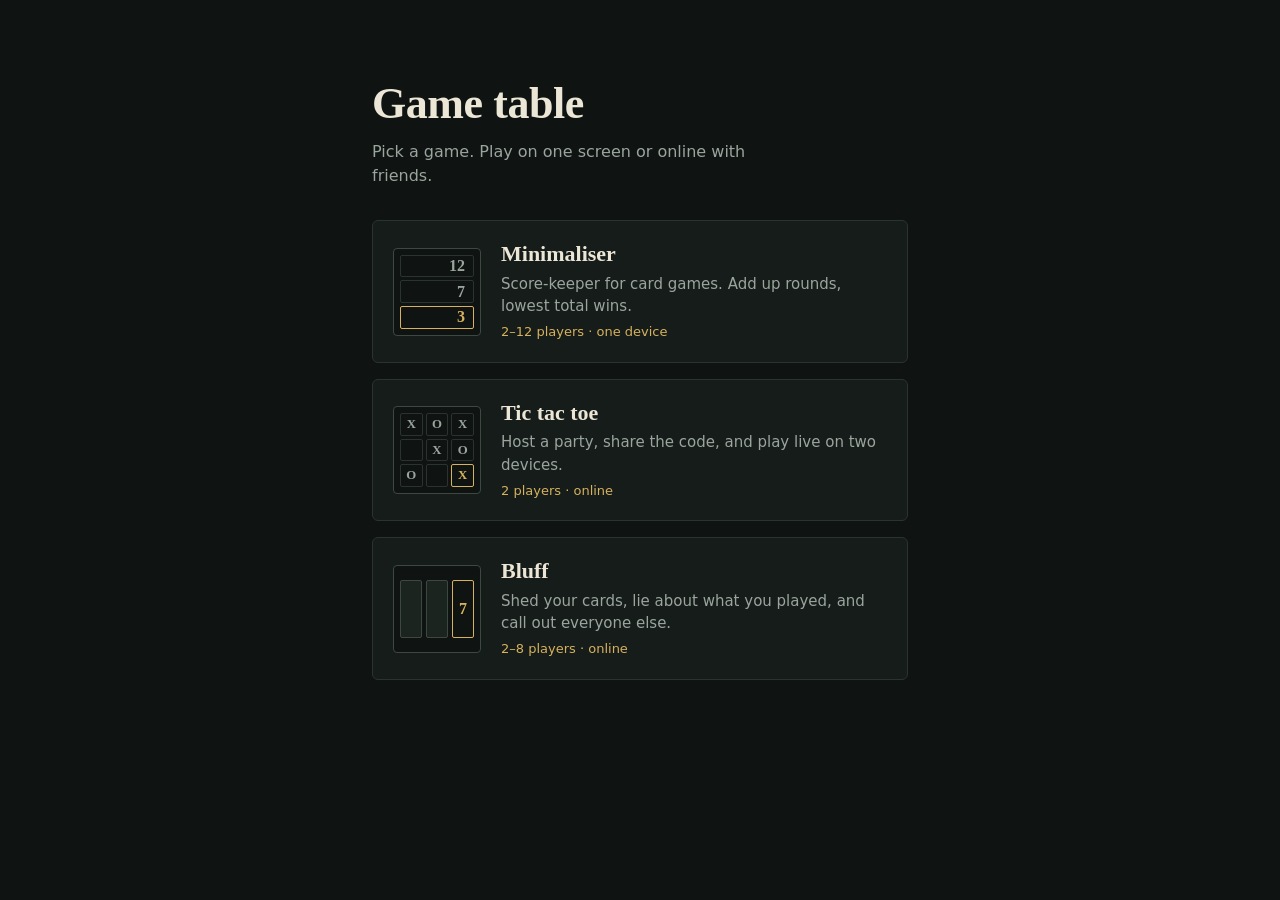
<file: index.html>
<!DOCTYPE html>
<html lang="en">
<head>
    <meta charset="UTF-8">
    <meta name="viewport" content="width=device-width, initial-scale=1.0">
    <meta name="theme-color" content="#0f1311">
    <title>Game Table</title>
    <link rel="stylesheet" href="style.css">
    <link rel="stylesheet" href="home.css">
</head>
<body>
<main class="app">
    <header class="home-head">
        <h1>Game table</h1>
        <p class="lede">Pick a game. Play on one screen or online with friends.</p>
    </header>

    <nav class="games" aria-label="Games">
        <a class="game-card" href="minimaliser.html">
            <span class="game-art" aria-hidden="true">
                <span>12</span><span>7</span><span class="lead">3</span>
            </span>
            <span class="game-body">
                <span class="game-title">Minimaliser</span>
                <span class="game-text">Score-keeper for card games. Add up rounds, lowest total wins.</span>
                <span class="game-meta">2&ndash;12 players &middot; one device</span>
            </span>
        </a>

        <a class="game-card" href="tictactoe.html">
            <span class="game-art ttt" aria-hidden="true">
                <span>X</span><span>O</span><span>X</span>
                <span></span><span>X</span><span>O</span>
                <span>O</span><span></span><span class="lead">X</span>
            </span>
            <span class="game-body">
                <span class="game-title">Tic tac toe</span>
                <span class="game-text">Host a party, share the code, and play live on two devices.</span>
                <span class="game-meta">2 players &middot; online</span>
            </span>
        </a>

        <a class="game-card" href="bluff.html">
            <span class="game-art bl" aria-hidden="true">
                <span class="back"></span><span class="back"></span><span class="lead">7</span>
            </span>
            <span class="game-body">
                <span class="game-title">Bluff</span>
                <span class="game-text">Shed your cards, lie about what you played, and call out everyone else.</span>
                <span class="game-meta">2&ndash;8 players &middot; online</span>
            </span>
        </a>
    </nav>
</main>
</body>
</html>
</file>
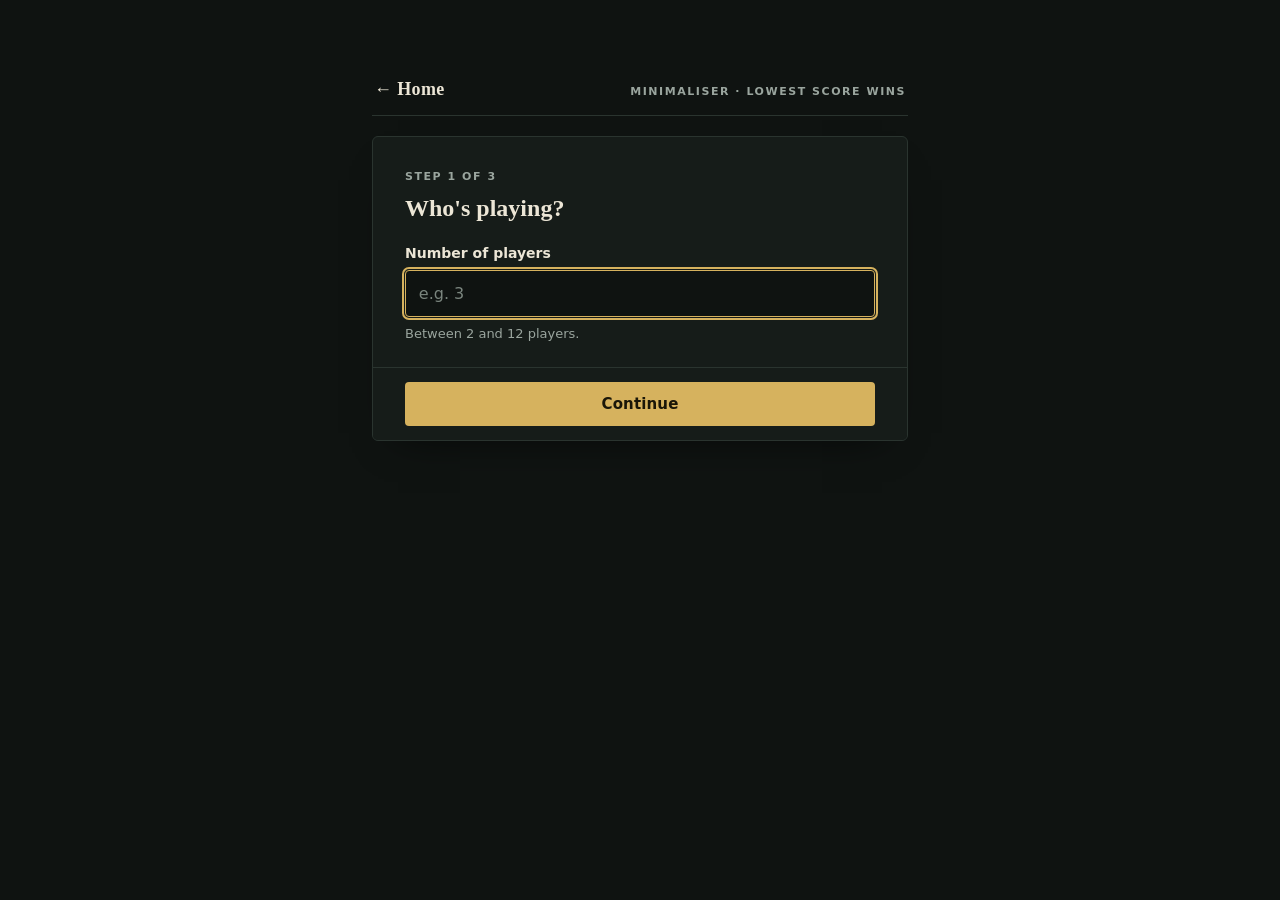
<file: minimaliser.html>
<!DOCTYPE html>
<html lang="en">
<head>
    <meta charset="UTF-8">
    <meta name="viewport" content="width=device-width, initial-scale=1.0">
    <meta name="theme-color" content="#0f1311">
    <title>Minimaliser Game</title>
    <link rel="stylesheet" href="style.css">
</head>
<body>

<div class="app">

    <!-- START SCREEN (VISIBLE FIRST) -->
    <section id="startScreen" class="panel start">
        <p class="eyebrow">Scorekeeper</p>
        <h1>Minimaliser</h1>
        <p class="lede">Keep score round by round. The lowest total wins.</p>
        <button type="button" class="btn btn-primary" onclick="startApp()">Start game</button>
    </section>

    <!-- MAIN APP (HIDDEN INITIALLY) -->
    <div id="mainApp" hidden>

        <header class="topbar">
            <a class="wordmark" href="index.html" aria-label="Back to home">&larr; Home</a>
            <span class="topbar-note">Minimaliser &middot; lowest score wins</span>
        </header>

        <!-- STEP 1: PLAYER COUNT -->
        <section id="stepCount" class="panel step">
            <form id="playerCountForm" novalidate onsubmit="createPlayers(); return false;">
                <p class="eyebrow">Step 1 of 3</p>
                <h2 tabindex="-1">Who's playing?</h2>

                <div class="field">
                    <label for="numPlayers">Number of players</label>
                    <input type="number" id="numPlayers" min="2" max="12" step="1"
                           inputmode="numeric" placeholder="e.g. 3" autocomplete="off"
                           aria-required="true" aria-describedby="numPlayersHint numPlayersError">
                    <p class="hint" id="numPlayersHint">Between 2 and 12 players.</p>
                    <p class="error" id="numPlayersError" role="alert"></p>
                </div>

                <div class="actions">
                    <button type="submit" class="btn btn-primary">Continue</button>
                </div>
            </form>
        </section>

        <!-- STEP 2: PLAYER NAMES -->
        <section id="stepNames" class="panel step" hidden>
            <form id="playersForm" novalidate onsubmit="savePlayers(); return false;">
                <p class="eyebrow">Step 2 of 3</p>
                <h2 tabindex="-1">Name the players</h2>

                <div id="playersContainer" class="field-stack"></div>
                <p class="error" id="playersError" role="alert"></p>

                <div id="saveSection" class="actions">
                    <button type="button" class="btn btn-ghost" onclick="showStep('stepCount')">Back</button>
                    <button type="submit" class="btn btn-primary">Save players</button>
                </div>
            </form>
        </section>

        <!-- STEP 3: ROUNDS -->
        <section id="roundSection" class="panel step" hidden>
            <form id="roundForm" novalidate onsubmit="startGame(); return false;">
                <p class="eyebrow">Step 3 of 3</p>
                <h2 tabindex="-1">How many rounds?</h2>

                <div class="field">
                    <label for="numRounds">Number of rounds</label>
                    <input type="number" id="numRounds" min="1" max="50" step="1"
                           inputmode="numeric" placeholder="e.g. 5" autocomplete="off"
                           aria-required="true" aria-describedby="numRoundsHint numRoundsError">
                    <p class="hint" id="numRoundsHint">Between 1 and 50 rounds.</p>
                    <p class="error" id="numRoundsError" role="alert"></p>
                </div>

                <div class="actions">
                    <button type="button" class="btn btn-ghost" onclick="showStep('stepNames')">Back</button>
                    <button type="submit" class="btn btn-primary">Start game</button>
                </div>
            </form>
        </section>

        <!-- GAME: SCORE ENTRY, STANDINGS, FINAL RESULTS (rendered by script.js) -->
        <section id="gameContainer" class="panel step" hidden></section>

    </div>

</div>

<script src="script.js"></script>
<script>startApp();</script>

</body>
</html>
</file>
<file: style.css>
/* ==========================================================
   MINIMALISER
   Palette: ink-green dark, warm paper text, one brass accent.
   Type: serif for headings, system sans for UI and numerals.
   ========================================================== */

/* ================= TOKENS ================= */
:root {
    --bg: #0f1311;
    --surface: #161c19;
    --surface-2: #1c2420;
    --line: #2a342f;
    --line-strong: #3c4943;
    --text: #ece6d6;
    --muted: #9aa59e;
    --accent: #d6b25e;
    --accent-hover: #e0be72;
    --accent-ink: #1a1608;
    --danger: #e8806f;

    --radius: 6px;
    --radius-sm: 4px;

    --serif: "Iowan Old Style", "Palatino Linotype", Palatino, Georgia, serif;
    --sans: system-ui, -apple-system, "Segoe UI", Roboto, "Helvetica Neue", Arial, sans-serif;

    color-scheme: dark;
}

/* ================= RESET ================= */
*,
*::before,
*::after {
    box-sizing: border-box;
}

html {
    -webkit-text-size-adjust: 100%;
}

body {
    margin: 0;
    min-height: 100vh;
    background: var(--bg);
    color: var(--text);
    font: 16px/1.5 var(--sans);
    -webkit-font-smoothing: antialiased;
}

[hidden] {
    display: none !important;
}

h1, h2, h3, p, ul {
    margin: 0;
}

.sr-only {
    position: absolute;
    width: 1px;
    height: 1px;
    margin: -1px;
    padding: 0;
    overflow: hidden;
    clip: rect(0, 0, 0, 0);
    white-space: nowrap;
    border: 0;
}

/* ================= LAYOUT ================= */
.app {
    width: 100%;
    max-width: 36rem;
    margin: 0 auto;
    padding: clamp(1.5rem, 9vh, 5rem) 1.25rem 3rem;
}

.topbar {
    display: flex;
    justify-content: space-between;
    align-items: baseline;
    gap: 1rem;
    padding: 0 0.125rem 0.875rem;
    margin-bottom: 1.25rem;
    border-bottom: 1px solid var(--line);
}

.wordmark {
    font: 600 1.125rem/1 var(--serif);
    letter-spacing: 0.02em;
}

.topbar-note {
    font-size: 0.6875rem;
    font-weight: 600;
    letter-spacing: 0.14em;
    text-transform: uppercase;
    color: var(--muted);
}

/* ================= PANEL ================= */
.panel {
    --pad: clamp(1.25rem, 4vw, 2rem);
    background: var(--surface);
    border: 1px solid var(--line);
    border-radius: var(--radius);
    padding: var(--pad);
    box-shadow: 0 18px 40px -26px rgba(0, 0, 0, 0.8);
}

/* Plays each time a step is shown (display none -> block) */
.step {
    animation: enter 0.22s ease-out;
}

@keyframes enter {
    from { opacity: 0; transform: translateY(4px); }
    to   { opacity: 1; transform: none; }
}

/* ================= TYPE ================= */
.eyebrow {
    margin-bottom: 0.5rem;
    font-size: 0.6875rem;
    font-weight: 600;
    letter-spacing: 0.14em;
    text-transform: uppercase;
    color: var(--muted);
}

h1 {
    font: 600 clamp(2rem, 7vw, 2.75rem)/1.1 var(--serif);
    letter-spacing: -0.01em;
    margin-bottom: 0.75rem;
}

h2 {
    font: 600 1.5rem/1.25 var(--serif);
    margin-bottom: 1.25rem;
}

h2:focus {
    outline: none;
}

.lede {
    color: var(--muted);
    max-width: 26rem;
    margin-bottom: 1.75rem;
}

.start {
    padding-block: clamp(2rem, 7vw, 3rem);
}

.start .btn {
    min-width: 11rem;
}

/* ================= FORM FIELDS ================= */
.field-stack {
    display: grid;
    gap: 1rem;
}

.field label {
    display: block;
    margin-bottom: 0.4rem;
    font-size: 0.875rem;
    font-weight: 600;
}

input {
    display: block;
    width: 100%;
    min-height: 2.75rem;
    padding: 0.65rem 0.8rem;
    font: inherit;
    color: var(--text);
    background: var(--bg);
    border: 1px solid var(--line-strong);
    border-radius: var(--radius-sm);
    transition: border-color 0.15s;
}

input::placeholder {
    color: #7a857e;
}

input:hover {
    border-color: #52615a;
}

input:focus-visible {
    outline: 2px solid var(--accent);
    outline-offset: 1px;
    border-color: var(--accent);
}

input[aria-invalid="true"] {
    border-color: var(--danger);
}

input[type="number"] {
    -moz-appearance: textfield;
    font-variant-numeric: tabular-nums;
}

input[type="number"]::-webkit-outer-spin-button,
input[type="number"]::-webkit-inner-spin-button {
    -webkit-appearance: none;
    margin: 0;
}

.hint {
    margin-top: 0.4rem;
    font-size: 0.8125rem;
    color: var(--muted);
}

.error {
    margin-top: 0.5rem;
    font-size: 0.8125rem;
    color: var(--danger);
}

.error:empty {
    margin: 0;
}

/* ================= BUTTONS ================= */
.btn {
    min-height: 2.75rem;
    padding: 0 1.25rem;
    font: 600 0.9375rem/1 var(--sans);
    letter-spacing: 0.01em;
    border: 1px solid transparent;
    border-radius: var(--radius-sm);
    cursor: pointer;
    transition: background-color 0.15s, border-color 0.15s, transform 0.05s;
}

.btn:active {
    transform: translateY(1px);
}

.btn:focus-visible {
    outline: 2px solid var(--text);
    outline-offset: 2px;
}

.btn-primary {
    background: var(--accent);
    color: var(--accent-ink);
}

.btn-primary:hover {
    background: var(--accent-hover);
}

.btn-ghost {
    background: transparent;
    color: var(--text);
    border-color: var(--line-strong);
}

.btn-ghost:hover {
    border-color: var(--muted);
}

/* Footer bar of each panel; stays reachable on long forms */
.actions {
    position: sticky;
    bottom: 0;
    z-index: 1;
    display: flex;
    gap: 0.75rem;
    margin: 1.5rem calc(var(--pad) * -1) calc(var(--pad) * -1);
    padding: 0.875rem var(--pad);
    background: var(--surface);
    border-top: 1px solid var(--line);
    border-radius: 0 0 5px 5px;
}

.actions .btn-primary {
    flex: 1 1 auto;
}

.start .btn-primary {
    flex: none;
}

/* ================= PROGRESS ================= */
.progress {
    height: 2px;
    margin-bottom: 1.5rem;
    background: var(--line);
}

.progress > span {
    display: block;
    height: 100%;
    background: var(--accent);
    transition: width 0.3s ease;
}

/* ================= SCORE ENTRY ================= */
.score-list {
    list-style: none;
    padding: 0;
    border-top: 1px solid var(--line);
}

.score-row {
    display: grid;
    grid-template-columns: minmax(0, 1fr) 7rem;
    align-items: center;
    gap: 1rem;
    padding: 0.5rem 0;
    border-bottom: 1px solid var(--line);
}

.score-row label {
    overflow: hidden;
    font-weight: 500;
    text-overflow: ellipsis;
    white-space: nowrap;
}

.score-row input {
    text-align: right;
}

/* ================= LEADERBOARD ================= */
.section-label {
    margin-bottom: 0.75rem;
    font: 600 0.6875rem/1.2 var(--sans);
    letter-spacing: 0.14em;
    text-transform: uppercase;
    color: var(--muted);
}

.board {
    width: 100%;
    border-collapse: collapse;
    font-variant-numeric: tabular-nums;
}

.board thead th {
    padding: 0 0.75rem 0.6rem;
    font-size: 0.6875rem;
    font-weight: 600;
    letter-spacing: 0.14em;
    text-align: left;
    text-transform: uppercase;
    color: var(--muted);
}

.board th.col-rank,
.board td.rank {
    width: 3.5rem;
}

.board th.col-total,
.board td.total {
    width: 5rem;
    text-align: right;
}

.board tbody th,
.board tbody td {
    padding: 0.85rem 0.75rem;
    border-top: 1px solid var(--line);
}

.board tbody th {
    font-weight: 500;
    text-align: left;
    overflow-wrap: anywhere;
}

.board .rank {
    font-weight: 600;
    color: var(--muted);
}

.board .total {
    font-size: 1.125rem;
    font-weight: 600;
}

.board tr.is-leader > * {
    background: rgba(214, 178, 94, 0.06);
}

.board tr.is-leader > :first-child {
    box-shadow: inset 2px 0 0 var(--accent);
}

.board tr.is-leader .rank,
.board tr.is-leader .total {
    color: var(--accent);
}

/* ================= FINAL RESULT ================= */
.result {
    margin-bottom: 1.75rem;
    padding: 1.25rem;
    background: var(--surface-2);
    border: 1px solid var(--line-strong);
    border-left: 2px solid var(--accent);
    border-radius: var(--radius-sm);
}

.result h2 {
    margin-bottom: 0.35rem;
    font: 600 0.6875rem/1.2 var(--sans);
    letter-spacing: 0.14em;
    text-transform: uppercase;
    color: var(--accent);
}

.result-names {
    font: 600 clamp(1.75rem, 6vw, 2.5rem)/1.1 var(--serif);
    overflow-wrap: anywhere;
}

.result-detail {
    margin-top: 0.5rem;
    font-size: 0.875rem;
    color: var(--muted);
}

/* ================= ROUND HISTORY ================= */
.history {
    margin-top: 1.5rem;
    border-top: 1px solid var(--line);
}

.history summary {
    padding: 0.9rem 0;
    font-size: 0.6875rem;
    font-weight: 600;
    letter-spacing: 0.14em;
    text-transform: uppercase;
    color: var(--muted);
    cursor: pointer;
    list-style: none;
}

.history summary::-webkit-details-marker {
    display: none;
}

.history summary::before {
    content: "";
    display: inline-block;
    width: 0.4rem;
    height: 0.4rem;
    margin-right: 0.7rem;
    border-right: 1.5px solid currentColor;
    border-bottom: 1.5px solid currentColor;
    transform: translateY(-2px) rotate(-45deg);
    transition: transform 0.15s;
}

.history[open] summary::before {
    transform: translateY(-2px) rotate(45deg);
}

.history summary:focus-visible,
.table-scroll:focus-visible {
    outline: 2px solid var(--accent);
    outline-offset: 2px;
}

.table-scroll {
    overflow-x: auto;
    border: 1px solid var(--line);
    border-radius: var(--radius-sm);
}

.history-table {
    width: 100%;
    border-collapse: collapse;
    font-size: 0.875rem;
    font-variant-numeric: tabular-nums;
}

.history-table th,
.history-table td {
    padding: 0.55rem 0.75rem;
    text-align: right;
    white-space: nowrap;
    border-bottom: 1px solid var(--line);
}

.history-table thead th {
    font-size: 0.6875rem;
    font-weight: 600;
    letter-spacing: 0.1em;
    text-transform: uppercase;
    color: var(--muted);
}

.history-table th:first-child {
    position: sticky;
    left: 0;
    text-align: left;
    background: var(--surface);
}

.history-table tbody th {
    font-weight: 500;
}

.history-table .sum {
    font-weight: 600;
}

.history-table tbody tr:last-child > * {
    border-bottom: 0;
}

/* ================= CONFETTI (final result only) ================= */
.confetti {
    position: fixed;
    top: -14px;
    width: 7px;
    height: 12px;
    pointer-events: none;
    z-index: 10;
    animation: fall 3s linear forwards;
}

@keyframes fall {
    to { transform: translateY(108vh) rotate(540deg); }
}

/* ================= SMALL SCREENS ================= */
@media (max-width: 480px) {
    .app {
        padding-inline: 1rem;
    }

    .score-row {
        grid-template-columns: minmax(0, 1fr) 6rem;
    }

    .board th.col-rank,
    .board td.rank {
        width: 2.75rem;
    }

    .board thead th,
    .board tbody th,
    .board tbody td {
        padding-inline: 0.5rem;
    }
}

/* ================= REDUCED MOTION ================= */
@media (prefers-reduced-motion: reduce) {
    *,
    *::before,
    *::after {
        animation: none !important;
        transition: none !important;
    }
}

/* ================= SHARED LINKS ================= */
a.wordmark {
    color: var(--text);
    text-decoration: none;
}

a.wordmark:hover {
    color: var(--accent);
}

a.wordmark:focus-visible {
    outline: 2px solid var(--accent);
    outline-offset: 4px;
}
</file>
<file: home.css>
.home-head { margin-bottom: 2rem; }
.home-head .lede { margin-bottom: 0; }

.games { display: grid; gap: 1rem; }

.game-card {
    display: grid;
    grid-template-columns: 5.5rem minmax(0, 1fr);
    gap: 1.25rem;
    align-items: center;
    padding: 1.25rem;
    color: inherit;
    text-decoration: none;
    background: var(--surface);
    border: 1px solid var(--line);
    border-radius: var(--radius);
    transition: border-color 0.15s, background-color 0.15s;
}

.game-card:hover { border-color: var(--accent); background: var(--surface-2); }
.game-card:focus-visible { outline: 2px solid var(--accent); outline-offset: 3px; }

.game-art {
    display: grid;
    grid-template-columns: repeat(3, 1fr);
    gap: 3px;
    width: 5.5rem;
    aspect-ratio: 1;
    padding: 6px;
    background: var(--bg);
    border: 1px solid var(--line-strong);
    border-radius: var(--radius-sm);
    font: 600 1rem/1 var(--serif);
    color: var(--muted);
}

.game-art > span {
    display: grid;
    place-items: center;
    border: 1px solid var(--line);
    border-radius: 2px;
}

.game-art .lead { color: var(--accent); border-color: var(--accent); }

/* Minimaliser art: a single row of three scores */
.game-art:not(.ttt):not(.bl) { grid-template-columns: 1fr; grid-template-rows: repeat(3, 1fr); }
.game-art:not(.ttt):not(.bl) > span { justify-content: end; padding-right: 0.5rem; font-variant-numeric: tabular-nums; }

.game-art.ttt { font-size: 0.8rem; }

/* Bluff art: two face-down cards and the claimed rank */
.game-art.bl { grid-template-columns: repeat(3, 1fr); grid-template-rows: 1fr; gap: 4px; padding: 14px 6px; }
.game-art.bl .back { background: var(--surface-2); border-color: var(--line-strong); }

.game-body { display: grid; gap: 0.3rem; min-width: 0; }
.game-title { font: 600 1.375rem/1.2 var(--serif); }
.game-text { color: var(--muted); font-size: 0.9375rem; }
.game-meta { font-size: 0.8125rem; color: var(--accent); }

@media (max-width: 420px) {
    .game-card { grid-template-columns: 4.25rem minmax(0, 1fr); gap: 1rem; padding: 1rem; }
    .game-art { width: 4.25rem; }
}
</file>
